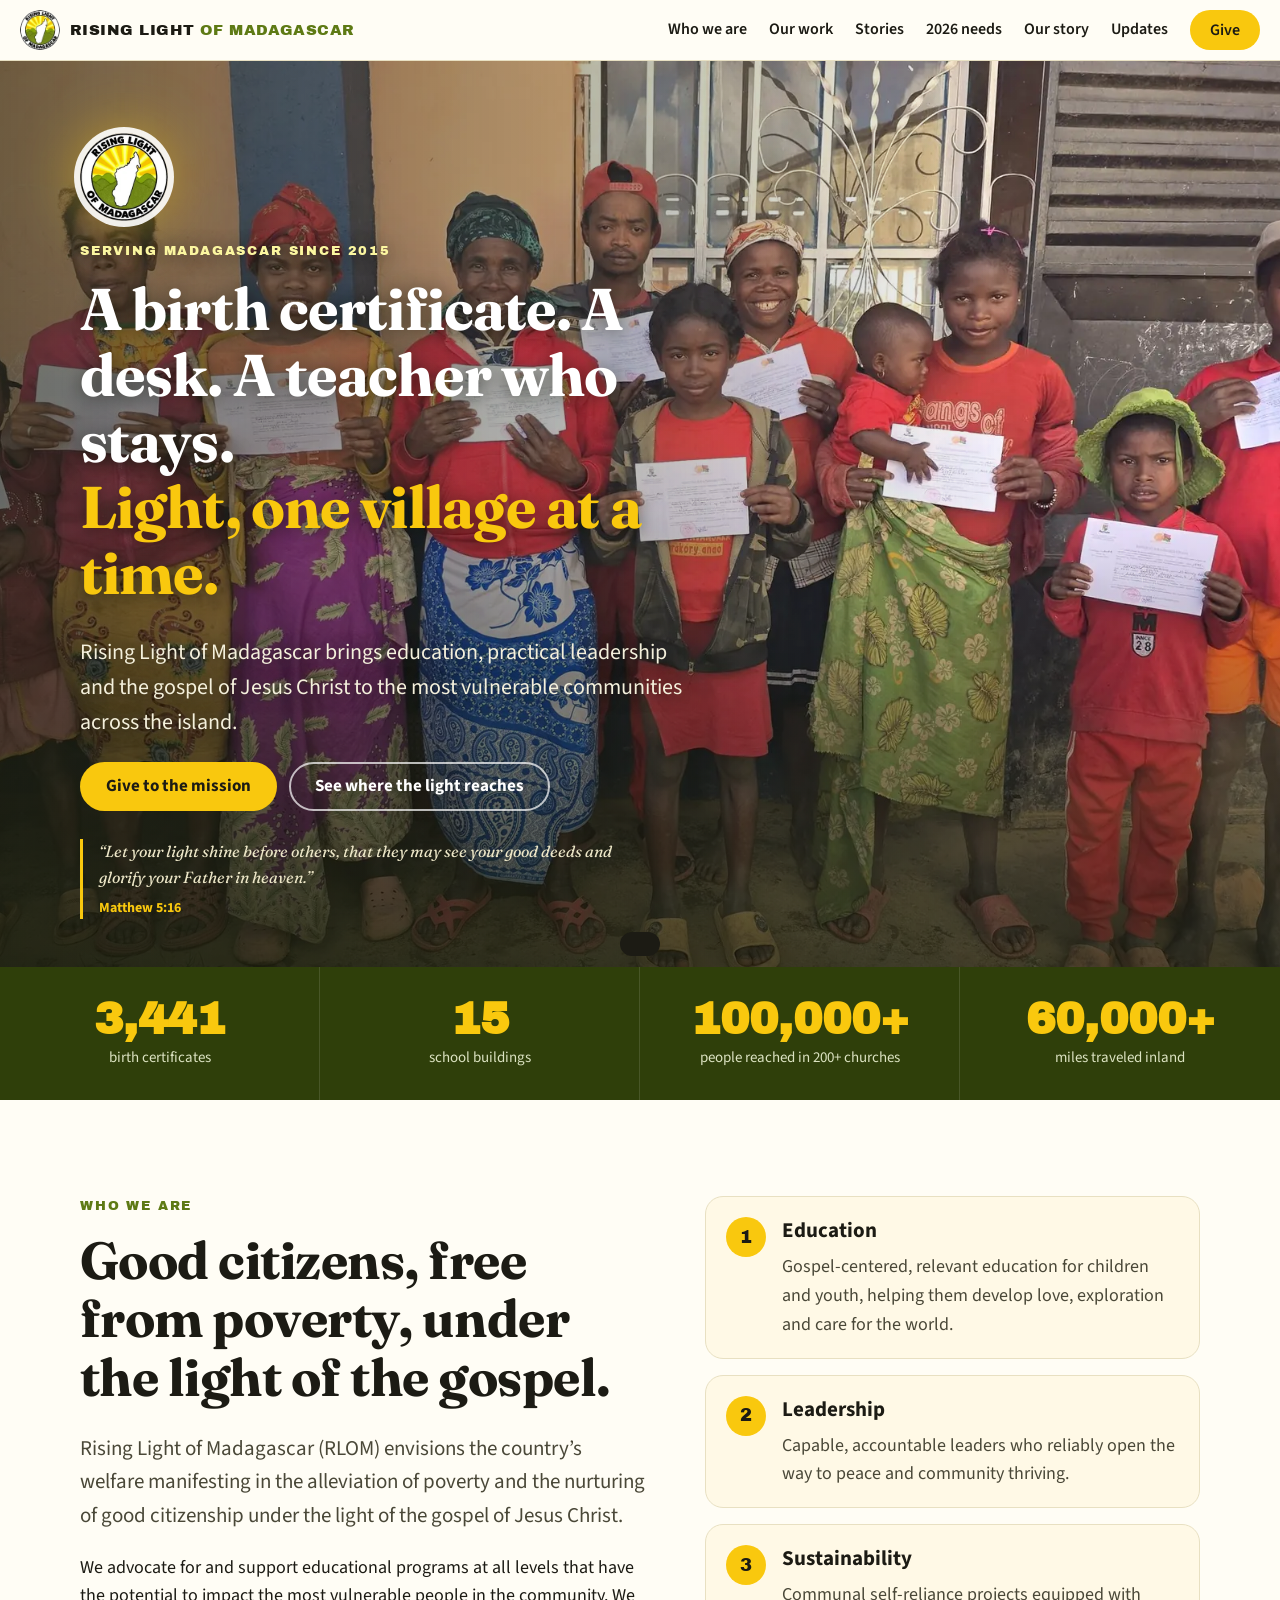
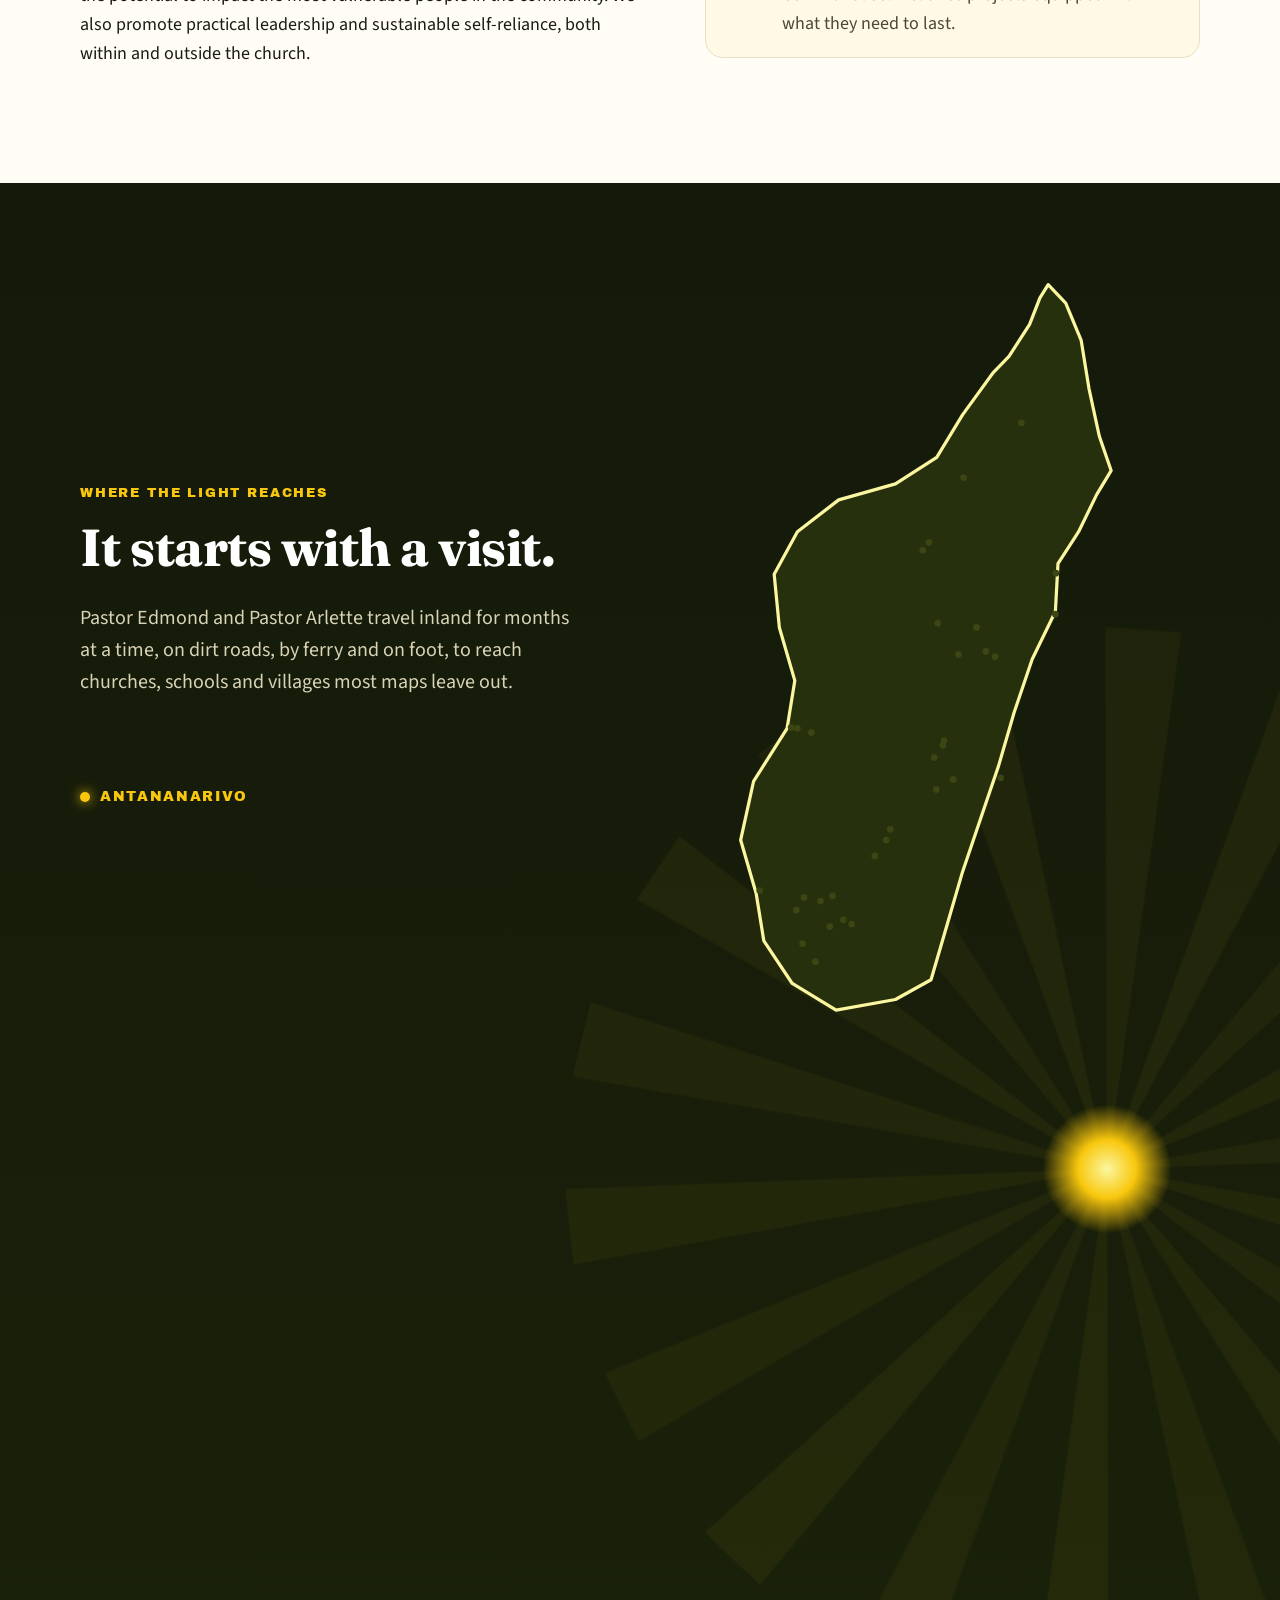
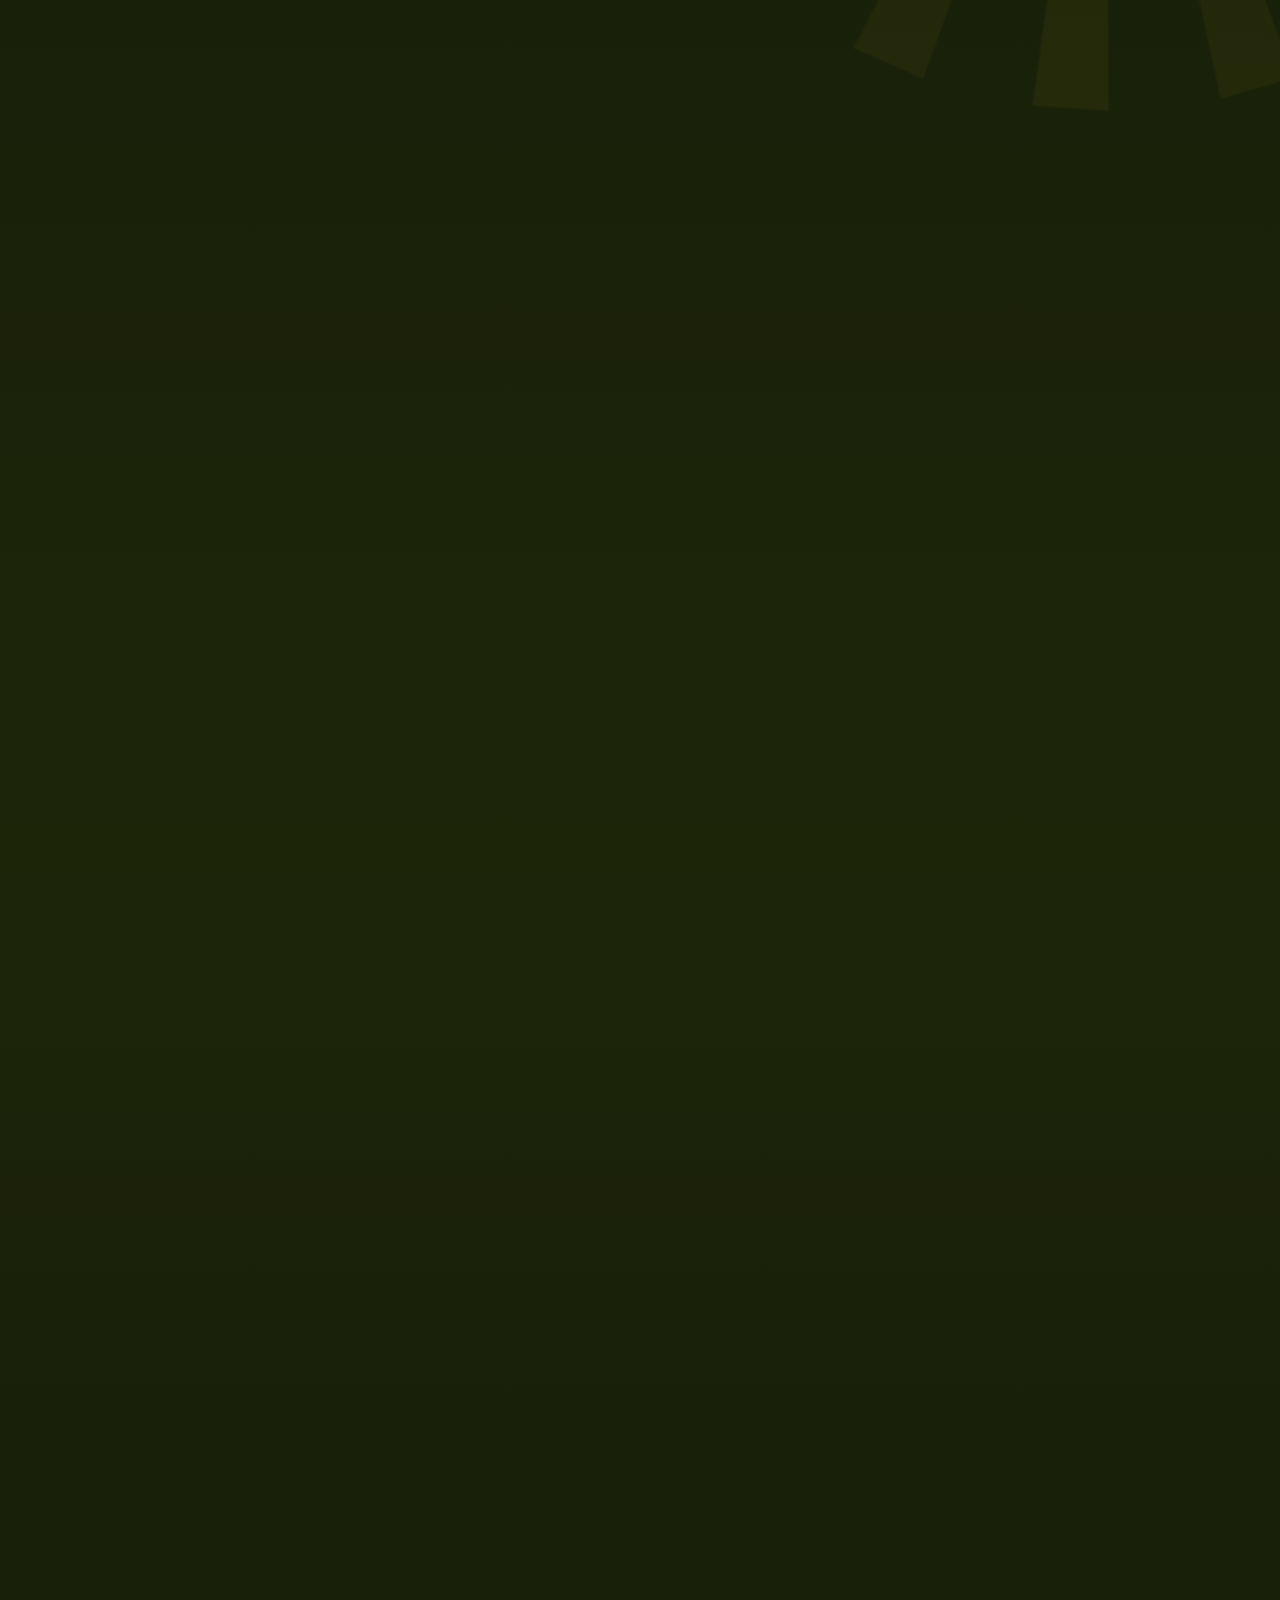
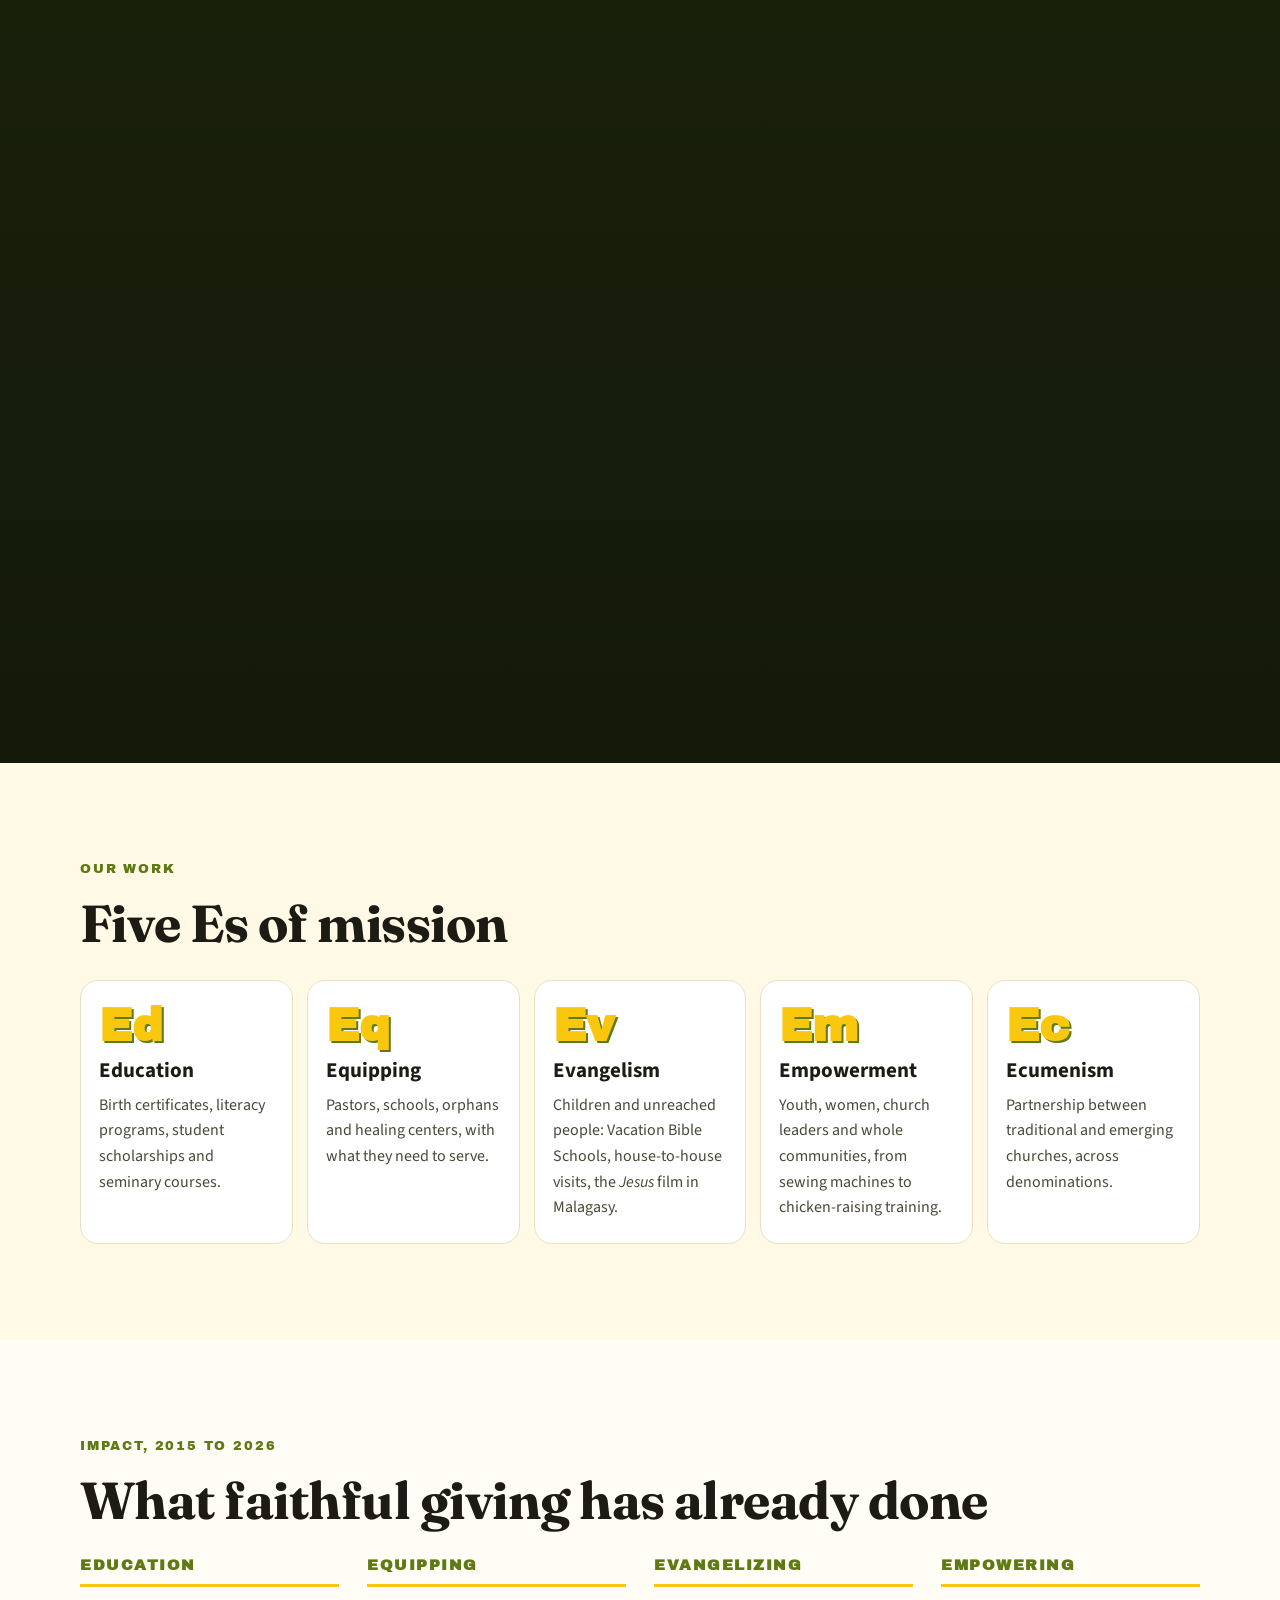
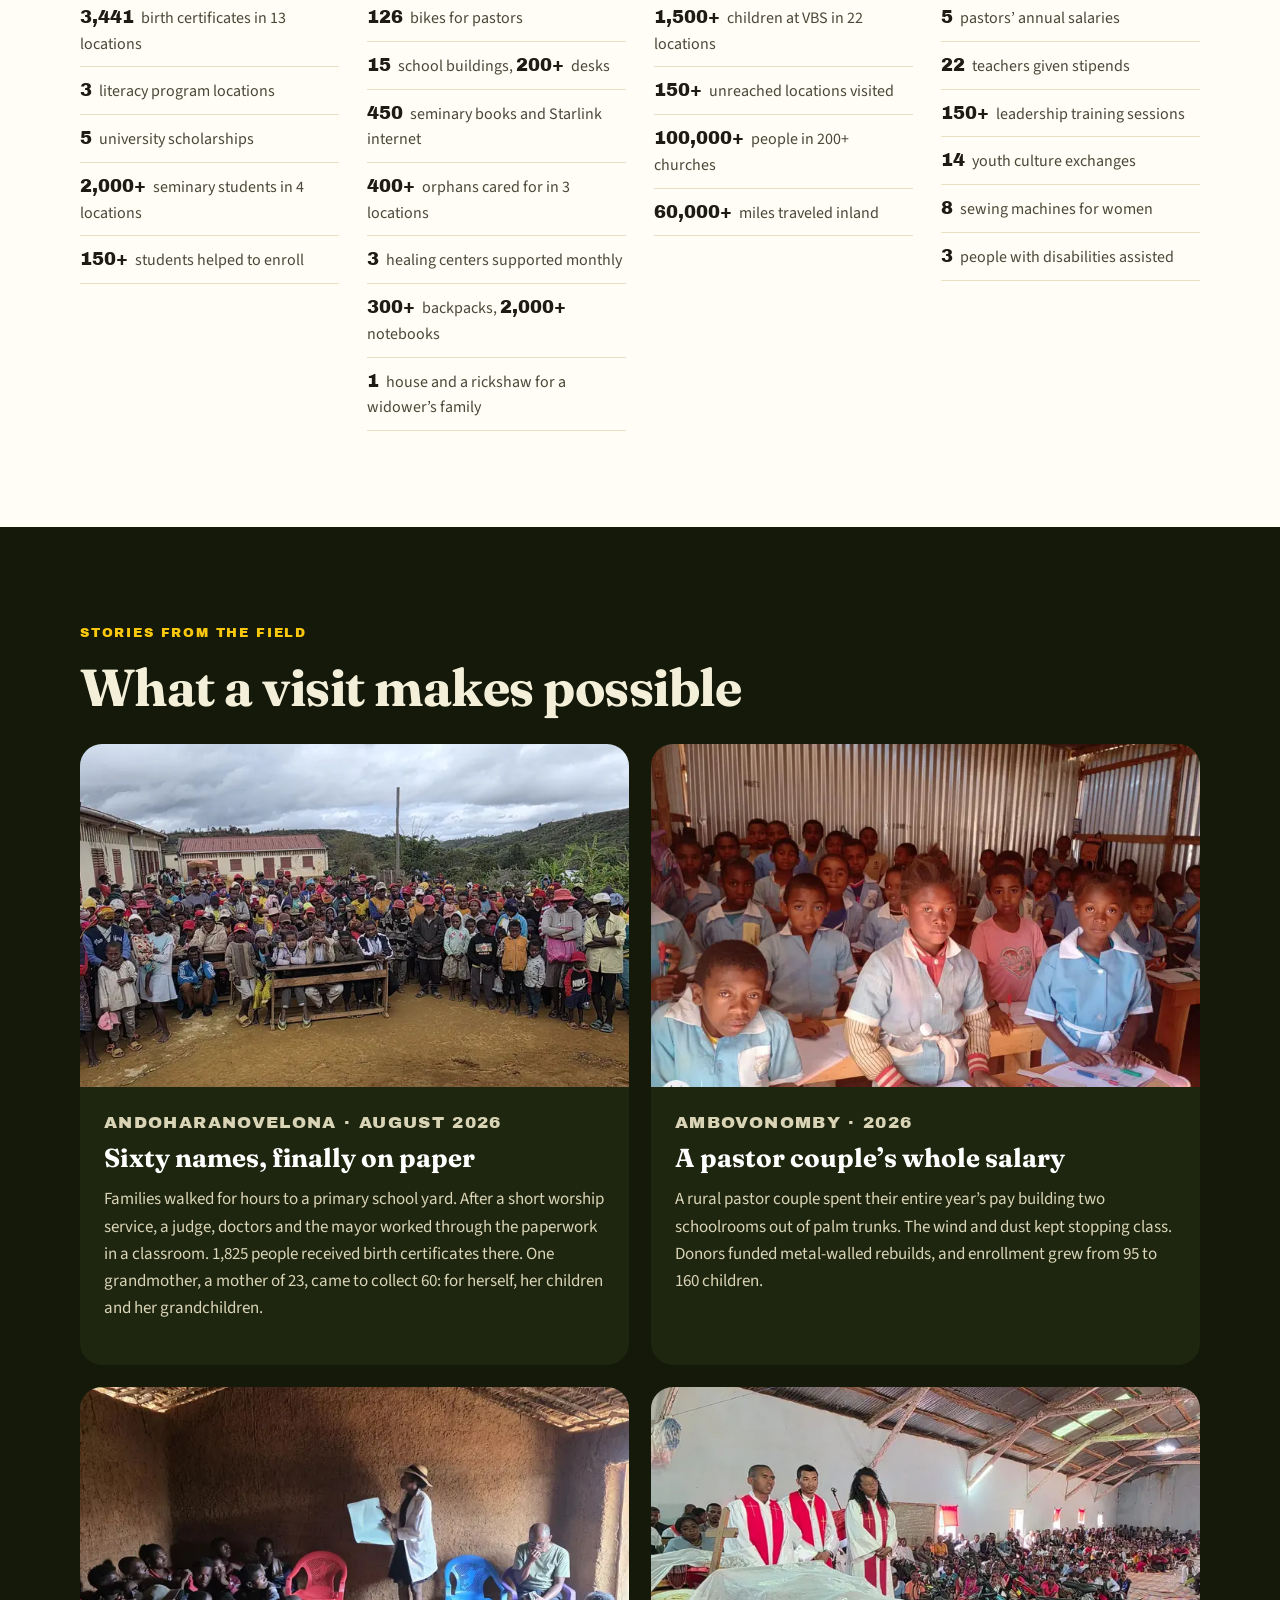
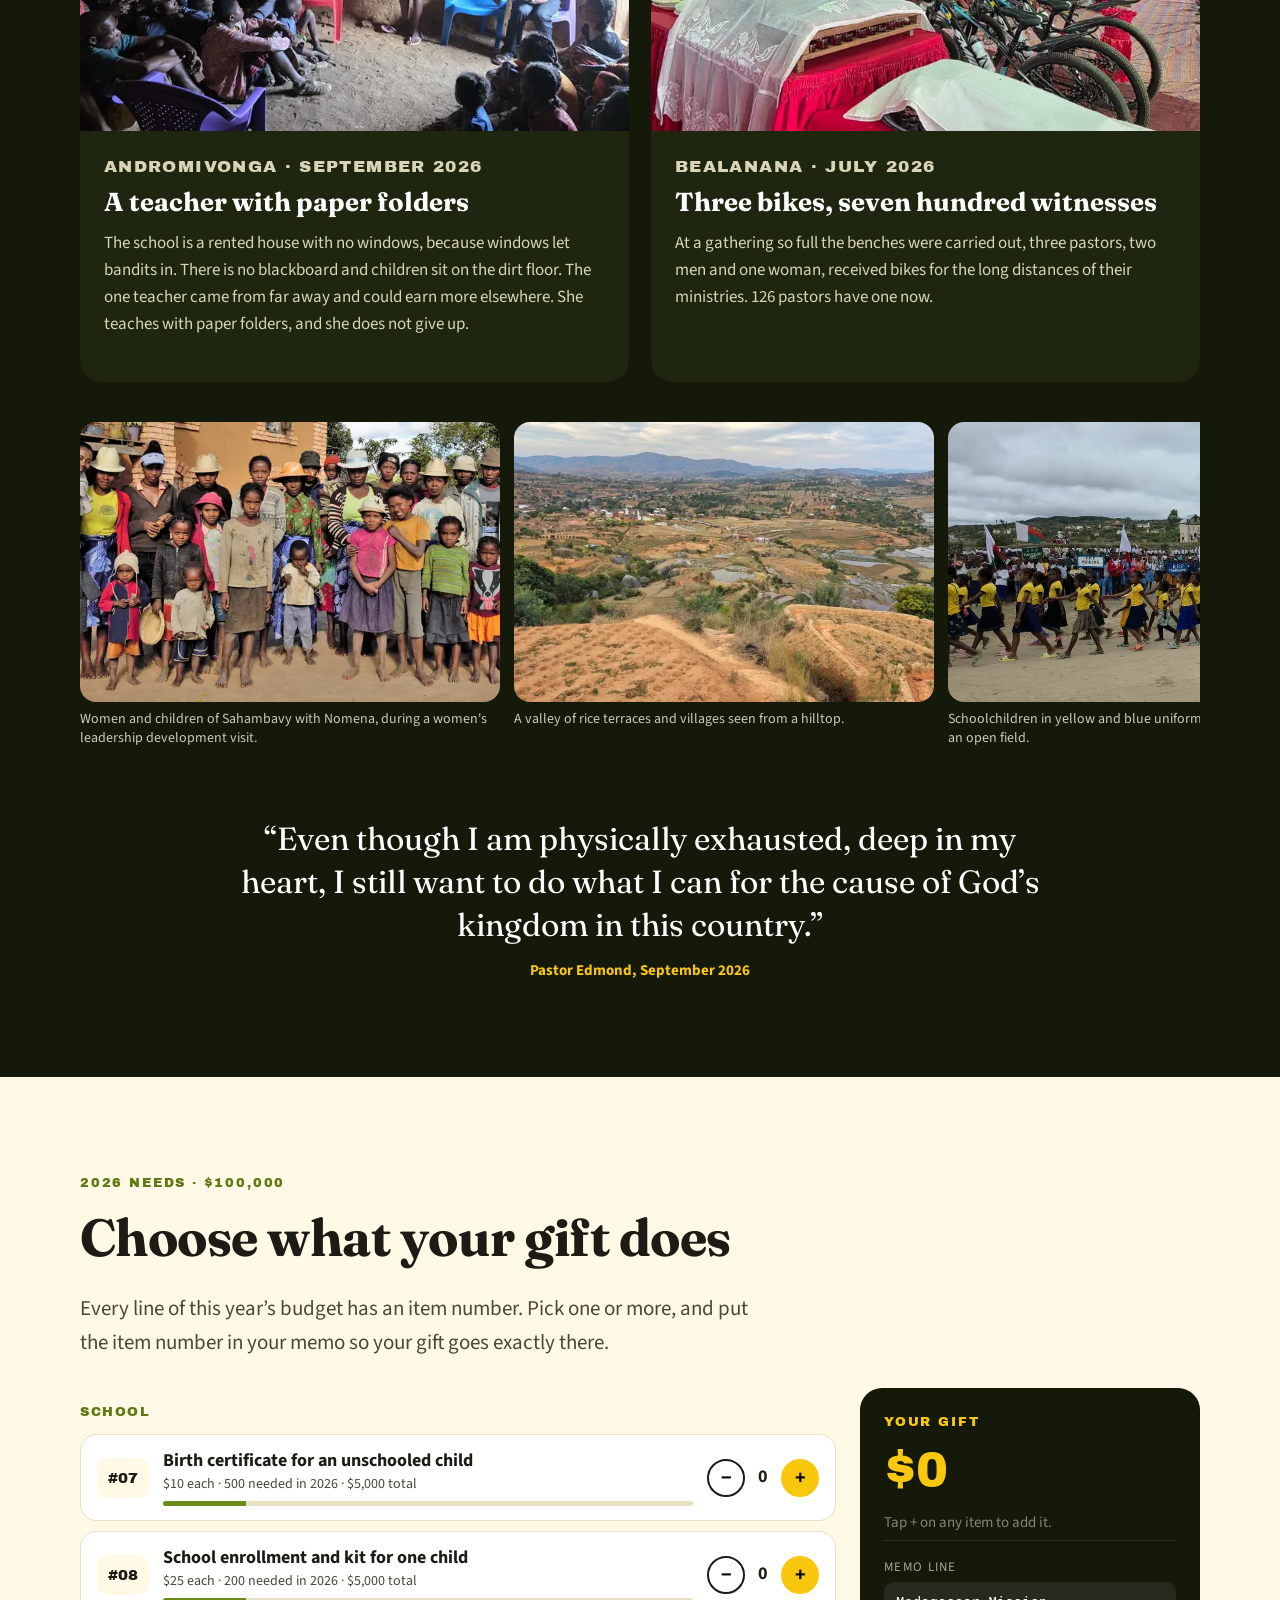
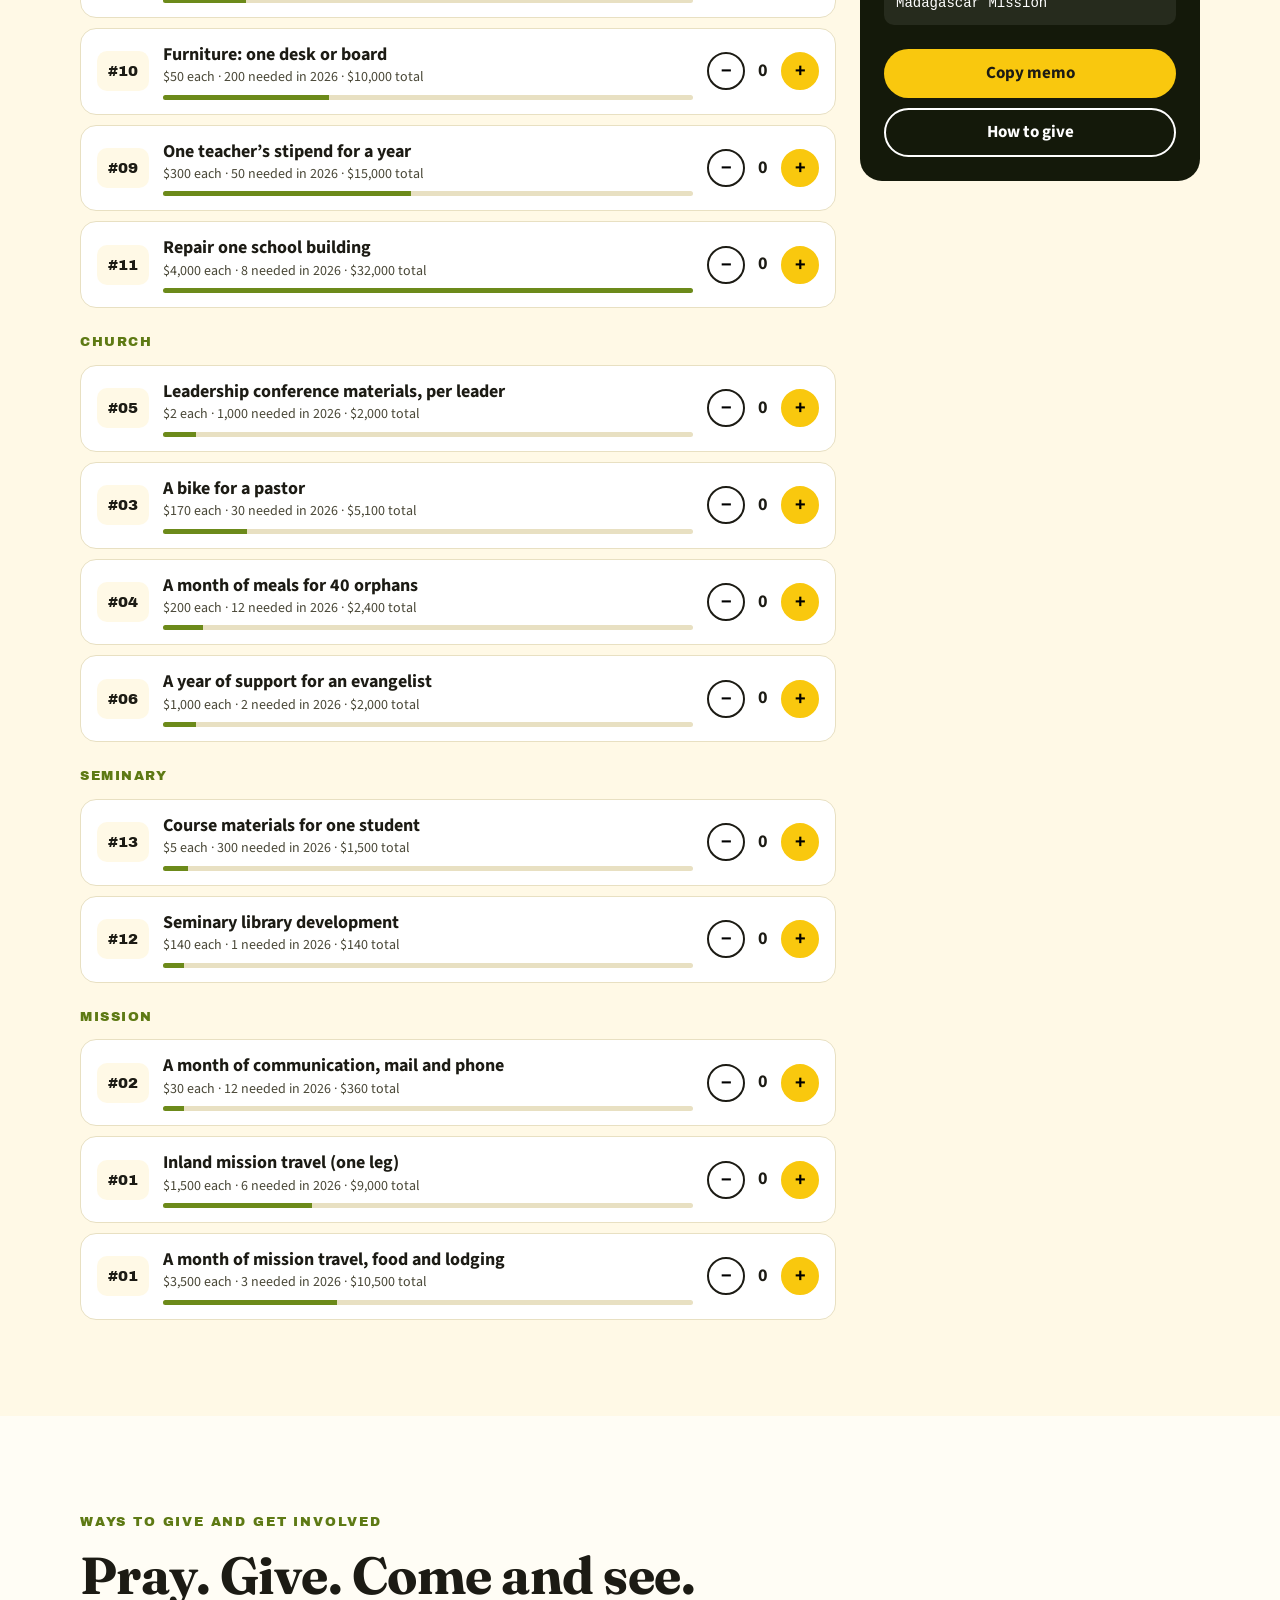
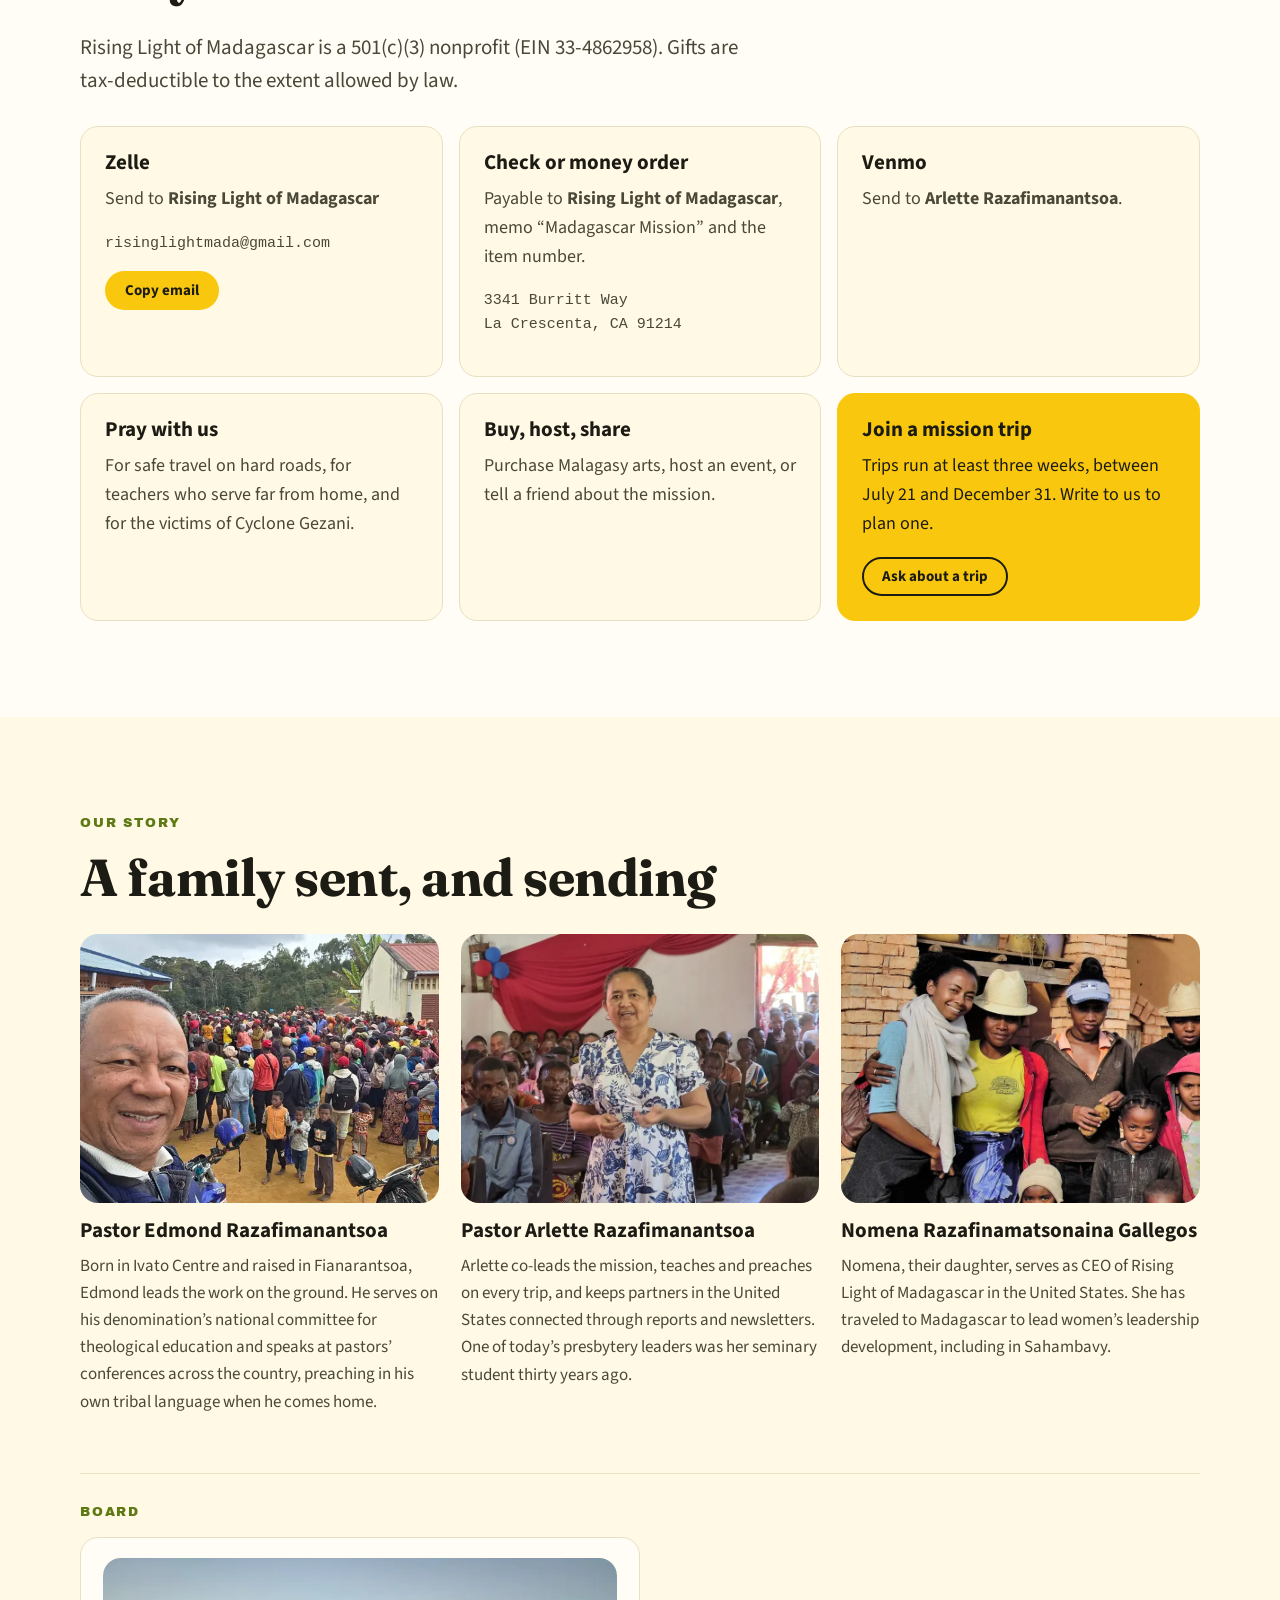
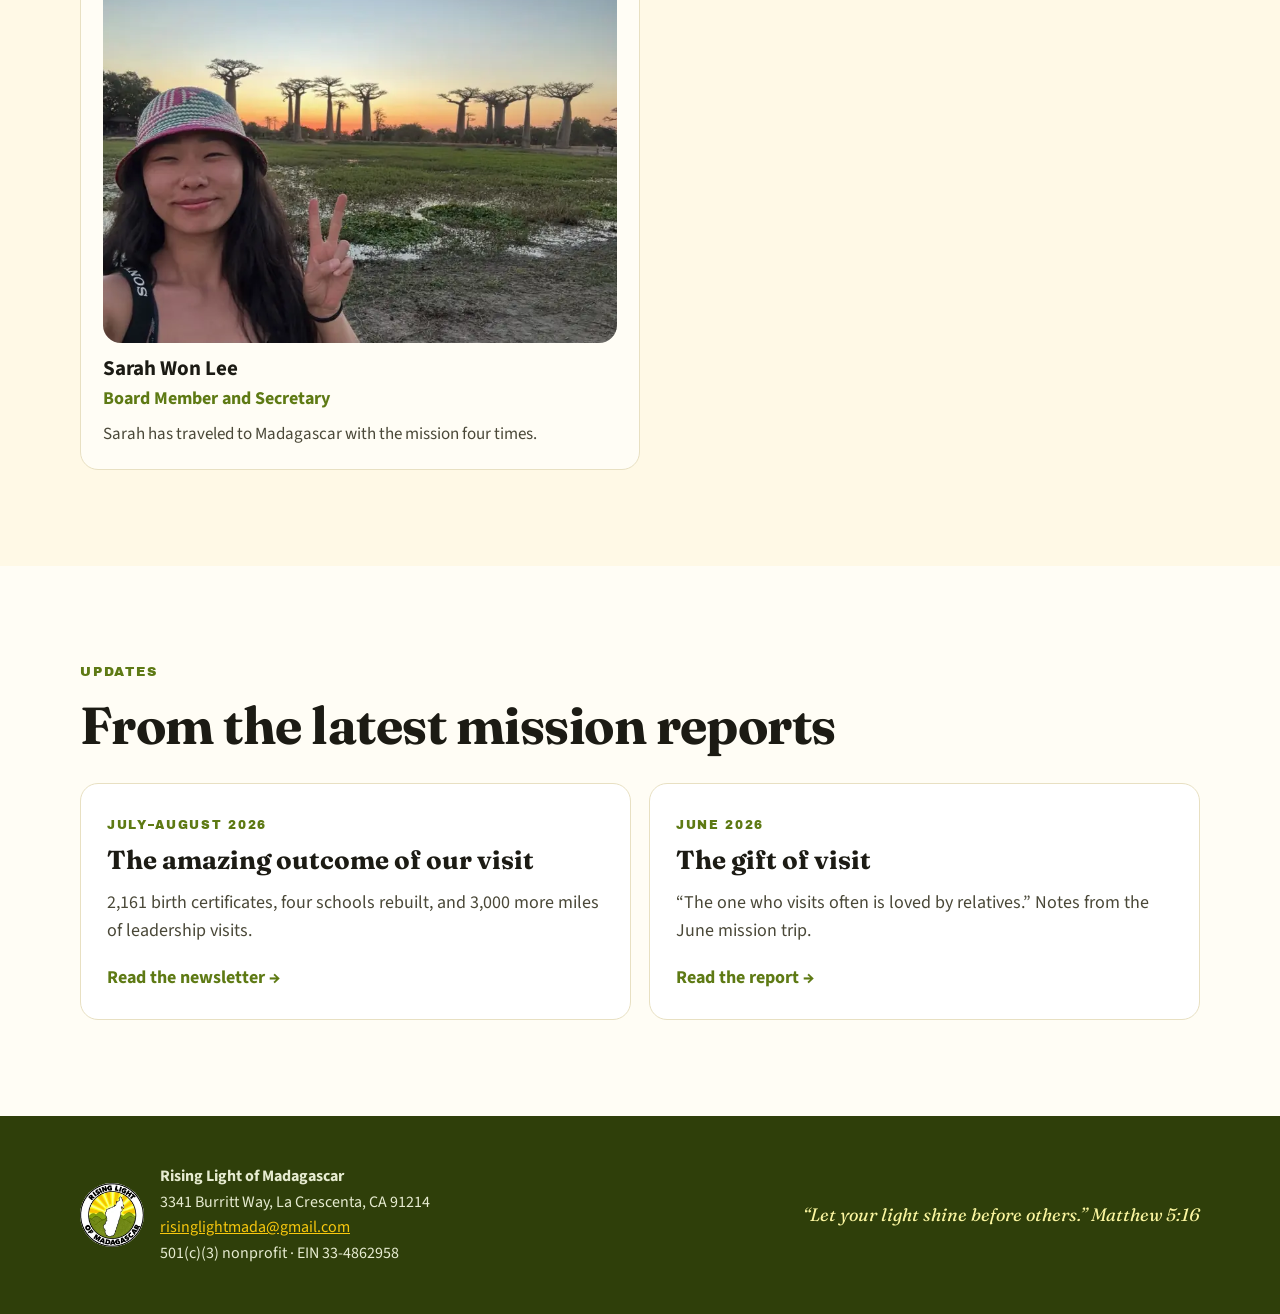
<file: index.html>
<!doctype html>
<html lang="en">
<head>
<meta charset="utf-8">
<meta name="viewport" content="width=device-width, initial-scale=1">
<title>Rising Light of Madagascar · Education, Dignity and the Gospel in Madagascar</title>
<meta name="description" content="Rising Light of Madagascar brings education, dignity and the light of the gospel to the most vulnerable communities in Madagascar.">
<link rel="icon" type="image/png" sizes="32x32" href="assets/favicon-32.png">
<link rel="icon" type="image/png" sizes="64x64" href="assets/favicon-64.png">
<link rel="icon" type="image/png" sizes="192x192" href="assets/favicon-192.png">
<link rel="apple-touch-icon" href="assets/logo.jpg">
<link rel="preload" as="image" type="image/webp" href="assets/photos/opt/hero-mothers-certificates-1200.webp" media="(max-width:999px)" fetchpriority="high">
<link rel="preload" as="image" type="image/webp" href="assets/photos/opt/hero-mothers-certificates-2000.webp" media="(min-width:1000px)" fetchpriority="high">
<link rel="canonical" href="https://risinglightofmadagascar.org/">
<meta name="theme-color" content="#1F3A12">
<meta property="og:type" content="website">
<meta property="og:site_name" content="Rising Light of Madagascar">
<meta property="og:title" content="Rising Light of Madagascar">
<meta property="og:description" content="Education, dignity and the light of the gospel for the most vulnerable communities in Madagascar. 3,441 birth certificates, 15 schools, 126 bikes for pastors since 2015.">
<meta property="og:url" content="https://risinglightofmadagascar.org/">
<meta property="og:image" content="https://risinglightofmadagascar.org/assets/share.jpg">
<meta property="og:image:width" content="1200">
<meta property="og:image:height" content="630">
<meta property="og:image:alt" content="Rising Light of Madagascar">
<meta name="twitter:card" content="summary_large_image">
<script type="application/ld+json">
{
  "@context": "https://schema.org",
  "@type": "NGO",
  "name": "Rising Light of Madagascar",
  "url": "https://risinglightofmadagascar.org/",
  "logo": "https://risinglightofmadagascar.org/assets/logo.jpg",
  "image": "https://risinglightofmadagascar.org/assets/share.jpg",
  "description": "Rising Light of Madagascar brings education, dignity and the light of the gospel to the most vulnerable communities in Madagascar.",
  "email": "risinglightmada@gmail.com",
  "taxID": "33-4862958",
  "nonprofitStatus": "https://schema.org/Nonprofit501c3",
  "address": { "@type": "PostalAddress", "streetAddress": "3341 Burritt Way", "addressLocality": "La Crescenta", "addressRegion": "CA", "postalCode": "91214", "addressCountry": "US" },
  "areaServed": { "@type": "Country", "name": "Madagascar" },
  "sameAs": ["https://www.facebook.com/MADAgapeMission/"]
}
</script>
<link rel="preconnect" href="https://fonts.googleapis.com">
<link rel="preconnect" href="https://fonts.gstatic.com" crossorigin>
<link rel="preload" as="style" href="https://fonts.googleapis.com/css2?family=Archivo+Black&family=Fraunces:opsz,wght@9..144,500;9..144,700&family=Source+Sans+3:wght@400;600;700&display=swap">
<link href="https://fonts.googleapis.com/css2?family=Archivo+Black&family=Fraunces:opsz,wght@9..144,500;9..144,700&family=Source+Sans+3:wght@400;600;700&display=swap" rel="stylesheet" media="print" onload="this.media='all'">
<noscript><link href="https://fonts.googleapis.com/css2?family=Archivo+Black&family=Fraunces:opsz,wght@9..144,500;9..144,700&family=Source+Sans+3:wght@400;600;700&display=swap" rel="stylesheet"></noscript>
<style>:root{--green:#5E7A14; --green-2:#6C8A1A; --green-deep:#2F3F0A;--gold:#F9C80E; --gold-2:#FCE40C; --sun:#FBF6A0;--ink:#1C1B14; --ink-2:#4A4838; --cream:#FFF9E6; --paper:#FFFDF5; --line:#E8E0C2;--night:#14190A;--display:"Archivo Black",system-ui,sans-serif;--serif:"Fraunces",Georgia,serif;--sans:"Source Sans 3",system-ui,sans-serif;}*{box-sizing:border-box}html{scroll-behavior:smooth}body{margin:0;background:var(--paper);color:var(--ink);font:18px/1.6 var(--sans);-webkit-font-smoothing:antialiased}img{max-width:100%;display:block}a{color:var(--green)}h1,h2,h3{margin:0 0 .5em;line-height:1.12}h2{font-family:var(--serif);font-weight:700;font-size:clamp(30px,4.4vw,52px);letter-spacing:-.01em}h3{font-family:var(--sans);font-weight:700;font-size:21px}p{margin:0 0 1em}.wrap{max-width:1160px;margin:0 auto;padding:0 20px}.section{padding:96px 0}.cream{background:var(--cream)}.dark{background:var(--night);color:#F3EFD9}.big{font-size:21px;color:var(--ink-2)}.dark .big{color:#D9D4B6}.narrow{max-width:680px}.muted{color:#8a8670}.mono{font-family:ui-monospace,Menlo,monospace;font-size:15px;word-break:break-word}.eyebrow{font-family:var(--display);font-size:13px;letter-spacing:.14em;text-transform:uppercase;margin-bottom:14px;color:var(--ink-2)}.eyebrow.green{color:var(--green)} .eyebrow.gold{color:var(--gold)}.draft-bar{background:var(--gold);color:var(--ink);text-align:center;font:700 13px/1 var(--sans);padding:8px;letter-spacing:.04em}.nav{position:sticky;top:0;z-index:20;display:flex;align-items:center;justify-content:space-between;gap:16px;padding:10px 20px;background:rgba(255,253,245,.92);backdrop-filter:blur(10px);border-bottom:1px solid var(--line)}.nav-brand{display:flex;align-items:center;gap:10px;text-decoration:none;color:var(--ink);font-family:var(--display);font-size:15px;text-transform:uppercase;letter-spacing:.03em}.nav-brand img{border-radius:50%}.nav-brand em{font-style:normal;color:var(--green)}.nav-links{display:flex;align-items:center;gap:22px}.nav-links a{text-decoration:none;color:var(--ink);font-weight:600;font-size:16px}@media (max-width:820px){.nav-links a:not(.btn){display:none}.nav-brand em{display:none}}.btn{display:inline-flex;align-items:center;justify-content:center;gap:8px;padding:14px 24px;border-radius:999px;font:700 17px/1 var(--sans);text-decoration:none;border:2px solid transparent;cursor:pointer;transition:transform .15s ease,background .2s}.btn:hover{transform:translateY(-2px)}.btn-sm{padding:10px 18px;font-size:15px}.btn-block{width:100%;margin-top:10px}.btn-gold{background:var(--gold);color:var(--ink)} .btn-gold:hover{background:var(--gold-2)}.btn-ghost{border-color:rgba(255,255,255,.7);color:#fff}.btn-ghost-dark{border-color:var(--ink);color:var(--ink);background:transparent}.hero{position:relative;min-height:92vh;display:flex;align-items:flex-end;color:#fff;background:radial-gradient(120% 80% at 70% 110%,#F9C80E 0%,#C9861A 22%,#5E7A14 48%,#1E2A07 80%);background-size:cover;background-position:center;overflow:hidden}.hero.has-photo{background-color:#1E2A07}.hero-shade{position:absolute;inset:0;background:linear-gradient(180deg,rgba(20,25,10,.15) 0%,rgba(20,25,10,.35) 45%,rgba(20,25,10,.88) 100%)}.hero-inner{position:relative;max-width:1160px;margin:0 auto;padding:120px 20px 64px;width:100%}.hero-logo{width:120px;height:120px;border-radius:50%;box-shadow:0 0 0 6px rgba(255,255,255,.9),0 0 60px rgba(249,200,14,.6);margin-bottom:28px}.hero h1{font-family:var(--serif);font-weight:700;font-size:clamp(36px,6vw,76px);letter-spacing:-.015em;max-width:15ch}.hero h1 span{color:var(--gold)}.hero .eyebrow{color:var(--sun)}.hero-lede{font-size:clamp(18px,2vw,22px);max-width:620px;color:#F4F0DC}.hero-cta{display:flex;flex-wrap:wrap;gap:12px;margin:28px 0 40px}.hero-verse{margin:0;max-width:560px;font-family:var(--serif);font-style:italic;font-size:18px;color:#EDE7C8;border-left:3px solid var(--gold);padding-left:16px}.hero-verse cite{display:block;font-style:normal;font-family:var(--sans);font-weight:700;font-size:14px;margin-top:6px;color:var(--gold)}.strip{display:grid;grid-template-columns:repeat(4,1fr);background:var(--green-deep);color:#fff}.strip-item{padding:28px 20px;border-right:1px solid rgba(255,255,255,.12);text-align:center}.strip-item:last-child{border-right:0}.strip-item b{display:block;font-family:var(--display);font-size:clamp(28px,3.6vw,44px);color:var(--gold);line-height:1.1}.strip-item span{font-size:15px;color:#DCE3C2}@media (max-width:760px){.strip{grid-template-columns:1fr 1fr}.strip-item:nth-child(2){border-right:0}.strip-item:nth-child(-n+2){border-bottom:1px solid rgba(255,255,255,.12)}}.two-col{display:grid;grid-template-columns:1.15fr 1fr;gap:56px;align-items:start}.pillars{display:grid;gap:16px}.pillar{background:var(--cream);border:1px solid var(--line);border-radius:18px;padding:22px 22px 18px 76px;position:relative}.pillar-num{position:absolute;left:20px;top:20px;width:40px;height:40px;border-radius:50%;background:var(--gold);display:grid;place-items:center;font-family:var(--display);font-size:18px}.pillar p{margin:0;color:var(--ink-2)}@media (max-width:900px){.two-col{grid-template-columns:1fr;gap:32px}}.journey{background:linear-gradient(180deg,var(--night) 0%,#1D2509 60%,var(--night) 100%);color:#F3EFD9}.journey-track{height:420vh;position:relative}.journey-stage{position:sticky;top:0;height:100vh;display:grid;grid-template-columns:1fr 1fr;align-items:center;max-width:1160px;margin:0 auto;padding:60px 20px 20px;gap:24px}.journey-copy{position:relative;min-height:340px}.beats{position:relative;min-height:260px}.beat{position:absolute;inset:0 0 auto 0;opacity:0;transform:translateY(-16px);transition:opacity .18s ease,transform .18s ease;pointer-events:none}.beat.on{opacity:1;transform:none;pointer-events:auto;transition:opacity .45s ease .2s,transform .45s ease .2s}.beat h2{color:#fff}.beat p{font-size:20px;color:#D9D4B6;max-width:500px}.journey-place{display:flex;align-items:center;gap:10px;font-family:var(--display);font-size:14px;letter-spacing:.12em;text-transform:uppercase;color:var(--gold);margin-top:8px}.journey-place .dot{width:10px;height:10px;border-radius:50%;background:var(--gold);box-shadow:0 0 12px var(--gold)}.journey-art{height:100%;max-height:86vh;display:flex;justify-content:center}#island{height:100%;width:auto;max-width:100%;overflow:visible}@media (max-width:820px){.journey-track{height:460vh}.journey-stage{grid-template-columns:1fr;grid-template-rows:auto 1fr;padding:64px 16px 12px;gap:0}.journey-copy{min-height:250px}.beats{min-height:200px}.beat h2{font-size:28px}.beat p{font-size:17px}.journey-art{max-height:52vh}}@media (prefers-reduced-motion:reduce){.journey-track{height:auto}.journey-stage{position:relative;height:auto;padding:80px 20px}.beats{min-height:0}.beat{position:relative;opacity:1;transform:none;margin-bottom:28px}.journey-place{display:none}html{scroll-behavior:auto}}.es{display:grid;grid-template-columns:repeat(5,1fr);gap:14px;margin-top:28px}.e{background:#fff;border:1px solid var(--line);border-radius:18px;padding:22px 18px;position:relative;overflow:hidden}.e b{font-family:var(--display);font-size:56px;line-height:1;color:var(--gold);display:block;margin-bottom:10px;text-shadow:2px 2px 0 var(--green)}.e p{color:var(--ink-2);font-size:16px;margin:0}@media (max-width:980px){.es{grid-template-columns:1fr 1fr}}@media (max-width:520px){.es{grid-template-columns:1fr}}.impact-grid{display:grid;grid-template-columns:repeat(4,1fr);gap:28px;margin-top:28px}.impact-col h3{font-family:var(--display);font-size:15px;text-transform:uppercase;letter-spacing:.1em;color:var(--green);border-bottom:3px solid var(--gold);padding-bottom:10px}.impact-col ul{list-style:none;padding:0;margin:0}.impact-col li{padding:9px 0;border-bottom:1px solid var(--line);font-size:16px;color:var(--ink-2)}.impact-col li b{color:var(--ink);font-family:var(--display);font-weight:400;font-size:18px;margin-right:4px}@media (max-width:980px){.impact-grid{grid-template-columns:1fr 1fr}}@media (max-width:560px){.impact-grid{grid-template-columns:1fr}}.stories{display:grid;grid-template-columns:1fr 1fr;gap:22px;margin-top:28px}.story{background:#1F2610;border-radius:22px;overflow:hidden;display:flex;flex-direction:column}.story-img{aspect-ratio:16/10;background:linear-gradient(135deg,#5E7A14,#C9861A);background-size:cover;background-position:center}.story-body{padding:22px 24px 26px}.story-place{font-family:var(--display);font-size:12px;letter-spacing:.14em;text-transform:uppercase;color:var(--gold);margin-bottom:8px}.story h3{font-family:var(--serif);font-size:26px;color:#fff}.story p{color:#D9D4B6;font-size:17px}.gallery{display:flex;gap:14px;overflow-x:auto;scroll-snap-type:x mandatory;margin:40px -20px 0;padding:0 20px 12px}.gal{flex:0 0 auto;width:min(78vw,420px);margin:0;scroll-snap-align:start}.gal.tall{width:min(48vw,240px)}.gal img{width:100%;height:280px;object-fit:cover;border-radius:16px}.gal figcaption{font-size:14px;color:#A9A68E;margin-top:8px;line-height:1.4}.pull{margin:56px auto 0;max-width:820px;text-align:center;font-family:var(--serif);font-size:clamp(22px,2.8vw,32px);line-height:1.35;color:#fff}.pull cite{display:block;margin-top:14px;font:700 15px var(--sans);color:var(--gold);font-style:normal}@media (max-width:760px){.stories{grid-template-columns:1fr}}.builder{display:grid;grid-template-columns:1fr 340px;gap:24px;margin-top:28px;align-items:start}.items{display:grid;gap:10px}.item-group{font-family:var(--display);font-size:13px;letter-spacing:.12em;text-transform:uppercase;color:var(--green);margin:14px 0 2px}.item{display:grid;grid-template-columns:52px 1fr auto;gap:14px;align-items:center;background:#fff;border:1px solid var(--line);border-radius:16px;padding:14px 16px;transition:border-color .2s,box-shadow .2s}.item.picked{border-color:var(--gold);box-shadow:0 0 0 3px rgba(249,200,14,.35)}.item-num{font-family:var(--display);font-size:15px;background:var(--cream);border-radius:10px;padding:8px 0;text-align:center}.item-name{font-weight:700;line-height:1.3}.item-meta{font-size:14px;color:var(--ink-2)}.item-need{height:5px;border-radius:5px;background:var(--line);margin-top:6px;overflow:hidden}.item-need i{display:block;height:100%;background:var(--green-2)}.stepper{display:flex;align-items:center;gap:8px}.stepper button{width:38px;height:38px;border-radius:50%;border:2px solid var(--ink);background:#fff;font:700 20px/1 var(--sans);cursor:pointer}.stepper button.add{background:var(--gold);border-color:var(--gold)}.stepper output{min-width:20px;text-align:center;font-weight:700}.tally{position:sticky;top:90px;background:var(--night);color:#fff;border-radius:22px;padding:24px}.tally .eyebrow{color:var(--gold)}.tally-total{font-family:var(--display);font-size:48px;line-height:1;color:var(--gold);margin-bottom:12px}.tally-lines{list-style:none;padding:0;margin:0 0 16px;font-size:15px;color:#D9D4B6}.tally-lines li{padding:5px 0;border-bottom:1px solid rgba(255,255,255,.1)}.tally-memo-label{font-size:13px;text-transform:uppercase;letter-spacing:.1em;color:#A9A68E;margin:0 0 4px}.tally-memo{font-family:ui-monospace,Menlo,monospace;font-size:14px;background:rgba(255,255,255,.08);padding:10px 12px;border-radius:10px;word-break:break-word}.tally .btn-ghost-dark{border-color:#fff;color:#fff}@media (max-width:900px){.builder{grid-template-columns:1fr}.tally{position:sticky;bottom:10px;top:auto;z-index:5}}@media (max-width:520px){.item{grid-template-columns:44px 1fr;}.stepper{grid-column:1/-1;justify-content:flex-end}}.give-grid{display:grid;grid-template-columns:repeat(3,1fr);gap:16px;margin-top:28px}.give-card{background:var(--cream);border:1px solid var(--line);border-radius:18px;padding:24px}.give-card.accent{background:var(--gold);border-color:var(--gold)}.give-card p{color:var(--ink-2)}.give-card.accent p{color:var(--ink)}@media (max-width:900px){.give-grid{grid-template-columns:1fr 1fr}}@media (max-width:560px){.give-grid{grid-template-columns:1fr}}.founders{display:grid;grid-template-columns:repeat(3,1fr);gap:22px;margin-top:28px}.founder-img{aspect-ratio:4/3;border-radius:18px;background:linear-gradient(135deg,#6C8A1A,#F9C80E);background-size:cover;background-position:center 30%;margin-bottom:16px}.founder p{color:var(--ink-2);font-size:17px}@media (max-width:860px){.founders{grid-template-columns:1fr}}.board{margin-top:40px;padding-top:28px;border-top:1px solid var(--line)}.board-member{max-width:560px;background:var(--paper);border:1px solid var(--line);border-radius:18px;padding:20px 22px}.board-img{aspect-ratio:4/3;background-position:30% 40%;margin-bottom:14px}.board-member h3{margin:0}.board-title{color:var(--green);font-weight:700;margin:4px 0 8px}.board-member p:last-child{color:var(--ink-2);font-size:17px;margin:0}.updates{display:grid;grid-template-columns:1fr 1fr;gap:18px;margin-top:28px}.update{display:block;text-decoration:none;color:var(--ink);border:1px solid var(--line);border-radius:18px;padding:26px;background:#fff;transition:transform .15s}.update:hover{transform:translateY(-3px)}.update span{font-family:var(--display);font-size:12px;letter-spacing:.14em;text-transform:uppercase;color:var(--green)}.update h3{font-family:var(--serif);font-size:26px;margin-top:8px}.update p{color:var(--ink-2)}.update b{color:var(--green)}@media (max-width:700px){.updates{grid-template-columns:1fr}}.footer{background:var(--green-deep);color:#E6EBD0;padding:48px 0}.footer-inner{display:flex;justify-content:space-between;align-items:center;gap:24px;flex-wrap:wrap}.footer-brand{display:flex;gap:16px;align-items:center}.footer-brand img{border-radius:50%}.footer-brand p{margin:0;font-size:16px}.footer a{color:var(--gold)}.footer-verse{font-family:var(--serif);font-style:italic;margin:0;color:var(--sun)}.toast{position:fixed;left:50%;bottom:24px;transform:translateX(-50%) translateY(80px);background:var(--ink);color:#fff;padding:12px 20px;border-radius:999px;font-weight:700;transition:transform .25s;z-index:50}.toast.show{transform:translateX(-50%) translateY(0)}@media (max-width:520px){.section{padding:72px 0}body{font-size:17px}.big{font-size:19px}}.hero{min-height:min(100svh,880px)}.hero-inner{padding:72px 20px 48px}.hero-shade{background:linear-gradient(90deg,rgba(20,25,10,.62) 0%,rgba(20,25,10,.28) 50%,rgba(20,25,10,0) 80%),linear-gradient(180deg,rgba(20,25,10,0) 50%,rgba(20,25,10,.7) 100%)}.hero h1,.hero-lede,.hero .eyebrow{text-shadow:0 2px 18px rgba(10,12,4,.55)}.hero-logo{width:88px;height:88px;margin-bottom:20px}.hero h1{font-size:clamp(32px,4.6vw,60px)}.hero-cta{margin:22px 0 28px}.hero-verse{font-size:16px}@media (max-width:520px){.hero h1{font-size:clamp(30px,8.6vw,40px)}.hero-lede{font-size:17px}.hero-verse{display:none}}@media (max-width:820px){.nav{flex-wrap:wrap;padding:8px 14px}.nav-links{order:3;width:100%;overflow-x:auto;gap:18px;padding:4px 0 2px;scrollbar-width:none}.nav-links::-webkit-scrollbar{display:none}.nav-links a:not(.btn){display:inline-block;white-space:nowrap;font-size:15px}.nav-links .btn{position:absolute;right:14px;top:8px}.nav{position:sticky}}.journey-stage{height:100svh}.e b{font-size:46px}.story-place{letter-spacing:.08em}.gallery{margin:40px 0 0;padding:0 0 12px;scroll-padding-inline:0;scrollbar-color:#5a5a3a transparent}.gal figcaption{color:#CFC9B2}.tally-head{all:unset;display:flex;align-items:baseline;justify-content:space-between;width:100%;cursor:default}.tally-toggle{display:none}.tally-lines li{display:flex;justify-content:space-between;gap:12px}.founder-img[data-initials]:not([style*="url"]){aspect-ratio:16/7;display:grid;place-items:center}.founder-img[data-initials]:not([style*="url"])::after{content:attr(data-initials);font-family:var(--display);font-size:54px;color:rgba(255,255,255,.92);letter-spacing:.04em}#island .place-label{font:700 12px var(--sans);fill:#FFF9E6;paint-order:stroke;stroke:#14190A;stroke-width:4px;letter-spacing:.04em}@media (max-width:900px){.tally{position:fixed;left:10px;right:10px;bottom:10px;top:auto;z-index:30;padding:14px 18px;border-radius:18px;box-shadow:0 12px 40px rgba(0,0,0,.35);transform:translateY(140%);transition:transform .3s ease}body.needs-live .tally{transform:none}.tally-head{cursor:pointer}.tally .eyebrow{display:none}.tally-total{font-size:30px;margin:0}.tally-toggle{display:inline;font-weight:700;font-size:14px;color:var(--gold)}.tally:not(.open) .tally-lines,.tally:not(.open) .tally-memo-label,.tally:not(.open) .tally-memo,.tally:not(.open) .btn-ghost-dark{display:none}.tally:not(.open) #copyMemo{margin-top:8px;padding:10px}.tally.open .tally-lines{max-height:30vh;overflow:auto}#needs{padding-bottom:150px}}@media (max-width:820px){.journey-stage{padding-top:112px}.journey-copy{min-height:270px}.journey-art{max-height:48svh}}@media (max-width:520px){.hero-shade{background:linear-gradient(180deg,rgba(20,25,10,0) 18%,rgba(20,25,10,.5) 45%,rgba(20,25,10,.78) 100%)}}.hero{background:#1E2A07 url("assets/photos/opt/hero-mothers-certificates-1200.webp") center/cover no-repeat}@media (min-width:1000px){.hero{background-image:url("assets/photos/opt/hero-mothers-certificates-2000.webp")}}</style>
</head>
<body>

<header class="nav">
  <a class="nav-brand" href="#top"><img src="assets/logo-96.webp" alt="" width="40" height="40"><span>Rising Light <em>of Madagascar</em></span></a>
  <nav class="nav-links" aria-label="Main">
    <a href="#who">Who we are</a>
    <a href="#work">Our work</a>
    <a href="#stories">Stories</a>
    <a href="#needs">2026 needs</a>
    <a href="#founders">Our story</a>
    <a href="#updates">Updates</a>
    <a class="btn btn-gold btn-sm" href="#give">Give</a>
  </nav>
</header>

<main id="top">

<!-- HERO -->
<section class="hero" data-slot="hero">
  <div class="hero-shade"></div>
  <div class="hero-inner">
    <img class="hero-logo" src="assets/logo-240.webp" alt="Rising Light of Madagascar logo" width="140" height="140" fetchpriority="high">
    <p class="eyebrow">Serving Madagascar since 2015</p>
    <h1>A birth certificate. A desk. A teacher who stays.<br><span>Light, one village at a time.</span></h1>
    <p class="hero-lede">Rising Light of Madagascar brings education, practical leadership and the gospel of Jesus Christ to the most vulnerable communities across the island.</p>
    <div class="hero-cta">
      <a class="btn btn-gold" href="#give">Give to the mission</a>
      <a class="btn btn-ghost" href="#journey">See where the light reaches</a>
    </div>
    <blockquote class="hero-verse">“Let your light shine before others, that they may see your good deeds and glorify your Father in heaven.” <cite>Matthew 5:16</cite></blockquote>
  </div>
</section>

<!-- IMPACT STRIP -->
<section class="strip" aria-label="Impact at a glance">
  <div class="strip-item"><b data-count="3441">3,441</b><span>birth certificates</span></div>
  <div class="strip-item"><b data-count="15">15</b><span>school buildings</span></div>
  <div class="strip-item"><b data-count="100000" data-suffix="+">100,000+</b><span>people reached in 200+ churches</span></div>
  <div class="strip-item"><b data-count="60000" data-suffix="+">60,000+</b><span>miles traveled inland</span></div>
</section>

<!-- WHO WE ARE -->
<section id="who" class="section">
  <div class="wrap two-col">
    <div>
      <p class="eyebrow green">Who we are</p>
      <h2>Good citizens, free from poverty, under the light of the gospel.</h2>
      <p class="big">Rising Light of Madagascar (RLOM) envisions the country’s welfare manifesting in the alleviation of poverty and the nurturing of good citizenship under the light of the gospel of Jesus Christ.</p>
      <p>We advocate for and support educational programs at all levels that have the potential to impact the most vulnerable people in the community. We also promote practical leadership and sustainable self-reliance, both within and outside the church.</p>
    </div>
    <div class="pillars">
      <article class="pillar"><span class="pillar-num">1</span><h3>Education</h3><p>Gospel-centered, relevant education for children and youth, helping them develop love, exploration and care for the world.</p></article>
      <article class="pillar"><span class="pillar-num">2</span><h3>Leadership</h3><p>Capable, accountable leaders who reliably open the way to peace and community thriving.</p></article>
      <article class="pillar"><span class="pillar-num">3</span><h3>Sustainability</h3><p>Communal self-reliance projects equipped with what they need to last.</p></article>
    </div>
  </div>
</section>

<!-- JOURNEY: the rising light centerpiece -->
<section id="journey" class="journey" aria-label="Where the light reaches">
  <div class="journey-track">
    <div class="journey-stage">
      <div class="journey-copy">
        <p class="eyebrow gold">Where the light reaches</p>
        <div class="beats">
          <div class="beat" data-beat="0"><h2>It starts with a visit.</h2><p>Pastor Edmond and Pastor Arlette travel inland for months at a time, on dirt roads, by ferry and on foot, to reach churches, schools and villages most maps leave out.</p></div>
          <div class="beat" data-beat="1"><h2>3,441 people, officially known.</h2><p>Without a birth certificate a child cannot study past 5th grade, and an adult cannot get a national ID. In 2026 alone, 2,161 people in Bemanonga, Mahabo and Andoharanovelona received theirs.</p></div>
          <div class="beat" data-beat="2"><h2>15 schools built and repaired.</h2><p>Roofs after Cyclone Gezani, metal walls where palm trunks let in the dust, and 200+ desks for children who sat on the floor.</p></div>
          <div class="beat" data-beat="3"><h2>Pastors equipped to go further.</h2><p>126 bikes, 450 seminary books, 150+ leadership sessions and 2,000+ seminary students taught, so the work keeps going between visits.</p></div>
          <div class="beat" data-beat="4"><h2>60,000+ miles. 200+ churches.</h2><p>From the capital to the deep south, the light of the gospel and the practical help travel together.</p></div>
        </div>
        <p class="journey-place" aria-live="polite"><span class="dot"></span><span id="placeName">Antananarivo</span></p>
      </div>
      <div class="journey-art">
        <svg id="island" viewBox="0 0 320 600" role="img" aria-label="Map of Madagascar with the places Rising Light of Madagascar has served lighting up"></svg>
      </div>
    </div>
  </div>
</section>

<!-- 5 Es -->
<section id="work" class="section cream">
  <div class="wrap">
    <p class="eyebrow green">Our work</p>
    <h2>Five Es of mission</h2>
    <div class="es">
      <article class="e"><b>Ed</b><h3>Education</h3><p>Birth certificates, literacy programs, student scholarships and seminary courses.</p></article>
      <article class="e"><b>Eq</b><h3>Equipping</h3><p>Pastors, schools, orphans and healing centers, with what they need to serve.</p></article>
      <article class="e"><b>Ev</b><h3>Evangelism</h3><p>Children and unreached people: Vacation Bible Schools, house-to-house visits, the <i>Jesus</i> film in Malagasy.</p></article>
      <article class="e"><b>Em</b><h3>Empowerment</h3><p>Youth, women, church leaders and whole communities, from sewing machines to chicken-raising training.</p></article>
      <article class="e"><b>Ec</b><h3>Ecumenism</h3><p>Partnership between traditional and emerging churches, across denominations.</p></article>
    </div>
  </div>
</section>

<!-- IMPACT DETAIL -->
<section id="impact" class="section">
  <div class="wrap">
    <p class="eyebrow green">Impact, 2015 to 2026</p>
    <h2>What faithful giving has already done</h2>
    <div class="impact-grid">
      <div class="impact-col"><h3>Education</h3><ul>
        <li><b>3,441</b> birth certificates in 13 locations</li>
        <li><b>3</b> literacy program locations</li>
        <li><b>5</b> university scholarships</li>
        <li><b>2,000+</b> seminary students in 4 locations</li>
        <li><b>150+</b> students helped to enroll</li></ul></div>
      <div class="impact-col"><h3>Equipping</h3><ul>
        <li><b>126</b> bikes for pastors</li>
        <li><b>15</b> school buildings, <b>200+</b> desks</li>
        <li><b>450</b> seminary books and Starlink internet</li>
        <li><b>400+</b> orphans cared for in 3 locations</li>
        <li><b>3</b> healing centers supported monthly</li>
        <li><b>300+</b> backpacks, <b>2,000+</b> notebooks</li>
        <li><b>1</b> house and a rickshaw for a widower’s family</li></ul></div>
      <div class="impact-col"><h3>Evangelizing</h3><ul>
        <li><b>1,500+</b> children at VBS in 22 locations</li>
        <li><b>150+</b> unreached locations visited</li>
        <li><b>100,000+</b> people in 200+ churches</li>
        <li><b>60,000+</b> miles traveled inland</li></ul></div>
      <div class="impact-col"><h3>Empowering</h3><ul>
        <li><b>5</b> pastors’ annual salaries</li>
        <li><b>22</b> teachers given stipends</li>
        <li><b>150+</b> leadership training sessions</li>
        <li><b>14</b> youth culture exchanges</li>
        <li><b>8</b> sewing machines for women</li>
        <li><b>3</b> people with disabilities assisted</li></ul></div>
    </div>
  </div>
</section>

<!-- STORIES -->
<section id="stories" class="section dark">
  <div class="wrap">
    <p class="eyebrow gold">Stories from the field</p>
    <h2>What a visit makes possible</h2>
    <div class="stories">
      <article class="story" data-slot="birth-certificates">
        <div class="story-img"></div>
        <div class="story-body">
          <p class="story-place">Andoharanovelona · August 2026</p>
          <h3>Sixty names, finally on paper</h3>
          <p>Families walked for hours to a primary school yard. After a short worship service, a judge, doctors and the mayor worked through the paperwork in a classroom. 1,825 people received birth certificates there. One grandmother, a mother of 23, came to collect 60: for herself, her children and her grandchildren.</p>
        </div>
      </article>
      <article class="story" data-slot="school-rebuilt">
        <div class="story-img"></div>
        <div class="story-body">
          <p class="story-place">Ambovonomby · 2026</p>
          <h3>A pastor couple’s whole salary</h3>
          <p>A rural pastor couple spent their entire year’s pay building two schoolrooms out of palm trunks. The wind and dust kept stopping class. Donors funded metal-walled rebuilds, and enrollment grew from 95 to 160 children.</p>
        </div>
      </article>
      <article class="story" data-slot="classroom">
        <div class="story-img"></div>
        <div class="story-body">
          <p class="story-place">Andromivonga · September 2026</p>
          <h3>A teacher with paper folders</h3>
          <p>The school is a rented house with no windows, because windows let bandits in. There is no blackboard and children sit on the dirt floor. The one teacher came from far away and could earn more elsewhere. She teaches with paper folders, and she does not give up.</p>
        </div>
      </article>
      <article class="story" data-slot="bikes">
        <div class="story-img"></div>
        <div class="story-body">
          <p class="story-place">Bealanana · July 2026</p>
          <h3>Three bikes, seven hundred witnesses</h3>
          <p>At a gathering so full the benches were carried out, three pastors, two men and one woman, received bikes for the long distances of their ministries. 126 pastors have one now.</p>
        </div>
      </article>
    </div>
    <div class="gallery" id="gallery" aria-label="Photos from the field"></div>
    <blockquote class="pull">“Even though I am physically exhausted, deep in my heart, I still want to do what I can for the cause of God’s kingdom in this country.” <cite>Pastor Edmond, September 2026</cite></blockquote>
  </div>
</section>

<!-- NEEDS / GIFT BUILDER -->
<section id="needs" class="section cream">
  <div class="wrap">
    <p class="eyebrow green">2026 needs · $100,000</p>
    <h2>Choose what your gift does</h2>
    <p class="big narrow">Every line of this year’s budget has an item number. Pick one or more, and put the item number in your memo so your gift goes exactly there.</p>
    <div class="builder">
      <div class="items" id="items"></div>
      <aside class="tally" id="tally" aria-live="polite">
        <p class="eyebrow">Your gift</p>
        <button type="button" class="tally-head" id="tallyHead" aria-expanded="false"><span class="tally-total" id="tallyTotal">$0</span><span class="tally-toggle">Details</span></button>
        <ul class="tally-lines" id="tallyLines"><li class="muted">Tap + on any item to add it.</li></ul>
        <p class="tally-memo-label">Memo line</p>
        <p class="tally-memo" id="tallyMemo">Madagascar Mission</p>
        <button class="btn btn-gold btn-block" id="copyMemo" type="button">Copy memo</button>
        <a class="btn btn-ghost-dark btn-block" href="#give">How to give</a>
      </aside>
    </div>
  </div>
</section>

<!-- GIVE -->
<section id="give" class="section">
  <div class="wrap">
    <p class="eyebrow green">Ways to give and get involved</p>
    <h2>Pray. Give. Come and see.</h2>
    <p class="big narrow">Rising Light of Madagascar is a 501(c)(3) nonprofit (EIN 33-4862958). Gifts are tax-deductible to the extent allowed by law.</p>
    <div class="give-grid">
      <article class="give-card">
        <h3>Zelle</h3>
        <p>Send to <b>Rising Light of Madagascar</b></p>
        <p class="mono">risinglightmada@gmail.com</p>
        <button class="btn btn-gold btn-sm" type="button" data-copy="risinglightmada@gmail.com">Copy email</button>
      </article>
      <article class="give-card">
        <h3>Check or money order</h3>
        <p>Payable to <b>Rising Light of Madagascar</b>, memo “Madagascar Mission” and the item number.</p>
        <p class="mono">3341 Burritt Way<br>La Crescenta, CA 91214</p>
      </article>
      <article class="give-card">
        <h3>Venmo</h3>
        <p>Send to <b>Arlette Razafimanantsoa</b>.</p>
      </article>
      <article class="give-card">
        <h3>Pray with us</h3>
        <p>For safe travel on hard roads, for teachers who serve far from home, and for the victims of Cyclone Gezani.</p>
      </article>
      <article class="give-card">
        <h3>Buy, host, share</h3>
        <p>Purchase Malagasy arts, host an event, or tell a friend about the mission.</p>
      </article>
      <article class="give-card accent">
        <h3>Join a mission trip</h3>
        <p>Trips run at least three weeks, between July 21 and December 31. Write to us to plan one.</p>
        <a class="btn btn-ghost-dark btn-sm" href="mailto:risinglightmada@gmail.com?subject=Mission%20trip">Ask about a trip</a>
      </article>
    </div>
  </div>
</section>

<!-- FOUNDERS -->
<section id="founders" class="section cream">
  <div class="wrap">
    <p class="eyebrow green">Our story</p>
    <h2>A family sent, and sending</h2>
    <div class="founders">
      <article class="founder" data-slot="edmond">
        <div class="founder-img" data-initials="ER"></div>
        <h3>Pastor Edmond Razafimanantsoa</h3>
        <p>Born in Ivato Centre and raised in Fianarantsoa, Edmond leads the work on the ground. He serves on his denomination’s national committee for theological education and speaks at pastors’ conferences across the country, preaching in his own tribal language when he comes home.</p>
      </article>
      <article class="founder" data-slot="arlette">
        <div class="founder-img" data-initials="AR"></div>
        <h3>Pastor Arlette Razafimanantsoa</h3>
        <p>Arlette co-leads the mission, teaches and preaches on every trip, and keeps partners in the United States connected through reports and newsletters. One of today’s presbytery leaders was her seminary student thirty years ago.</p>
      </article>
      <article class="founder" data-slot="nomena">
        <div class="founder-img" data-initials="NG"></div>
        <h3>Nomena Razafinamatsonaina Gallegos</h3>
        <p>Nomena, their daughter, serves as CEO of Rising Light of Madagascar in the United States. She has traveled to Madagascar to lead women’s leadership development, including in Sahambavy.</p>
      </article>
    </div>
    <div class="board">
      <p class="eyebrow green">Board</p>
      <article class="board-member" data-slot="sarah">
        <div class="founder-img board-img" data-initials="SL"></div>
        <h3>Sarah Won Lee</h3>
        <p class="board-title">Board Member and Secretary</p>
        <p>Sarah has traveled to Madagascar with the mission four times.</p>
      </article>
    </div>
  </div>
</section>

<!-- UPDATES -->
<section id="updates" class="section">
  <div class="wrap">
    <p class="eyebrow green">Updates</p>
    <h2>From the latest mission reports</h2>
    <div class="updates">
      <a class="update" href="assets/docs/mm-report-july-august-2026.pdf"><span>July–August 2026</span><h3>The amazing outcome of our visit</h3><p>2,161 birth certificates, four schools rebuilt, and 3,000 more miles of leadership visits.</p><b>Read the newsletter →</b></a>
      <a class="update" href="assets/docs/mm-report-june-2026.pdf"><span>June 2026</span><h3>The gift of visit</h3><p>“The one who visits often is loved by relatives.” Notes from the June mission trip.</p><b>Read the report →</b></a>
    </div>
  </div>
</section>

</main>

<footer class="footer">
  <div class="wrap footer-inner">
    <div class="footer-brand"><img src="assets/logo-240.webp" alt="" width="64" height="64" loading="lazy" decoding="async"><p><b>Rising Light of Madagascar</b><br>3341 Burritt Way, La Crescenta, CA 91214<br><a href="mailto:risinglightmada@gmail.com">risinglightmada@gmail.com</a><br>501(c)(3) nonprofit · EIN 33-4862958</p></div>
    <p class="footer-verse">“Let your light shine before others.” Matthew 5:16</p>
  </div>
</footer>

<div class="toast" id="toast" role="status"></div>
<script>window.RLOM_PHOTOS=[{"file":"hero-mothers-certificates.jpg","slot":"hero","caption":"Mothers and children hold up their new birth certificates.","width":2400,"height":1351},{"file":"hero-certificate-day.jpg","slot":"birth-certificates","caption":"Hundreds of families gather at a rural school on birth-certificate day.","width":1920,"height":1081},{"file":"hero-procession.jpg","slot":"gallery","caption":"Women walk in a long procession along a red-earth road.","width":1600,"height":900},{"file":"hero-gathering.jpg","slot":"hero","caption":"A large outdoor church gathering fills a hillside amphitheater under blue and white flags.","width":1600,"height":900},{"file":"birth-certificates-moms.jpg","slot":"birth-certificates","caption":"Mothers hold up birth certificates at a distribution event.","width":1600,"height":900},{"file":"school-before.jpg","slot":"school-before-after","caption":"A thatched mud-brick school building before renovation.","width":660,"height":273},{"file":"school-after.jpg","slot":"school-before-after","caption":"Children with new backpacks stand in front of a whitewashed school building with a metal roof.","width":667,"height":350},{"file":"pastors-bikes.jpg","slot":"pastor-bikes","caption":"Three pastors sit on new bicycles beside a fourth man outside a church building.","width":1320,"height":1043},{"file":"pastors-bikes-church.jpg","slot":"pastor-bikes","caption":"A row of new bicycles stands at the front of a packed church as robed pastors look on.","width":1600,"height":900},{"file":"conference-congregation.jpg","slot":"pastors-conference","caption":"A full congregation fills a large church with a balcony.","width":1600,"height":900},{"file":"edmond-community.jpg","slot":"edmond-community","caption":"Pastor Edmond takes a selfie with a large crowd gathered outside a school.","width":1600,"height":900},{"file":"healing-center.jpg","slot":"healing-center","caption":"A small whitewashed building with a metal roof under a palm tree.","width":1600,"height":900},{"file":"river-crossing.jpg","slot":"landscape","caption":"A boatman poles a flat ferry across a wide river.","width":900,"height":1600},{"file":"landscape-terraces.jpg","slot":"landscape","caption":"A valley of rice terraces and villages seen from a hilltop.","width":1600,"height":900},{"file":"children-parade.jpg","slot":"children-parade","caption":"Schoolchildren in yellow and blue uniforms march in a parade across an open field.","width":1290,"height":922},{"file":"vbs-parachute.jpg","slot":"children-parade","caption":"Children play a parachute game outside a thatched wooden building.","width":633,"height":326},{"file":"women-community.jpg","slot":"women-community","caption":"Women and men of a congregation stand together inside a church, many holding gift bags.","width":1600,"height":900},{"file":"founder-arlette.jpg","slot":"arlette","caption":"Pastor Arlette teaches a packed church.","width":1200,"height":900},{"file":"founder-nomena.jpg","slot":"nomena","caption":"Nomena with women of Sahambavy during a women's leadership development visit.","width":1200,"height":900},{"file":"nomena-sahambavy-women.jpg","slot":"gallery","caption":"Women and children of Sahambavy with Nomena, during a women's leadership development visit.","width":2000,"height":1030},{"file":"school-metal-classroom.jpg","slot":"school-rebuilt","caption":"Students in the new metal-walled classroom in Ambovonomby.","width":1280,"height":963},{"file":"andromivonga-teacher.jpg","slot":"classroom","caption":"A teacher leads a lesson for children and families in Andromivonga.","width":1600,"height":900},{"file":"board-sarah.jpg","slot":"sarah","caption":"Sarah Won Lee among the baobabs in Morondava, Madagascar.","width":1290,"height":937}]</script>
<script src="main.js" defer></script>
</body>
</html>
</file>
